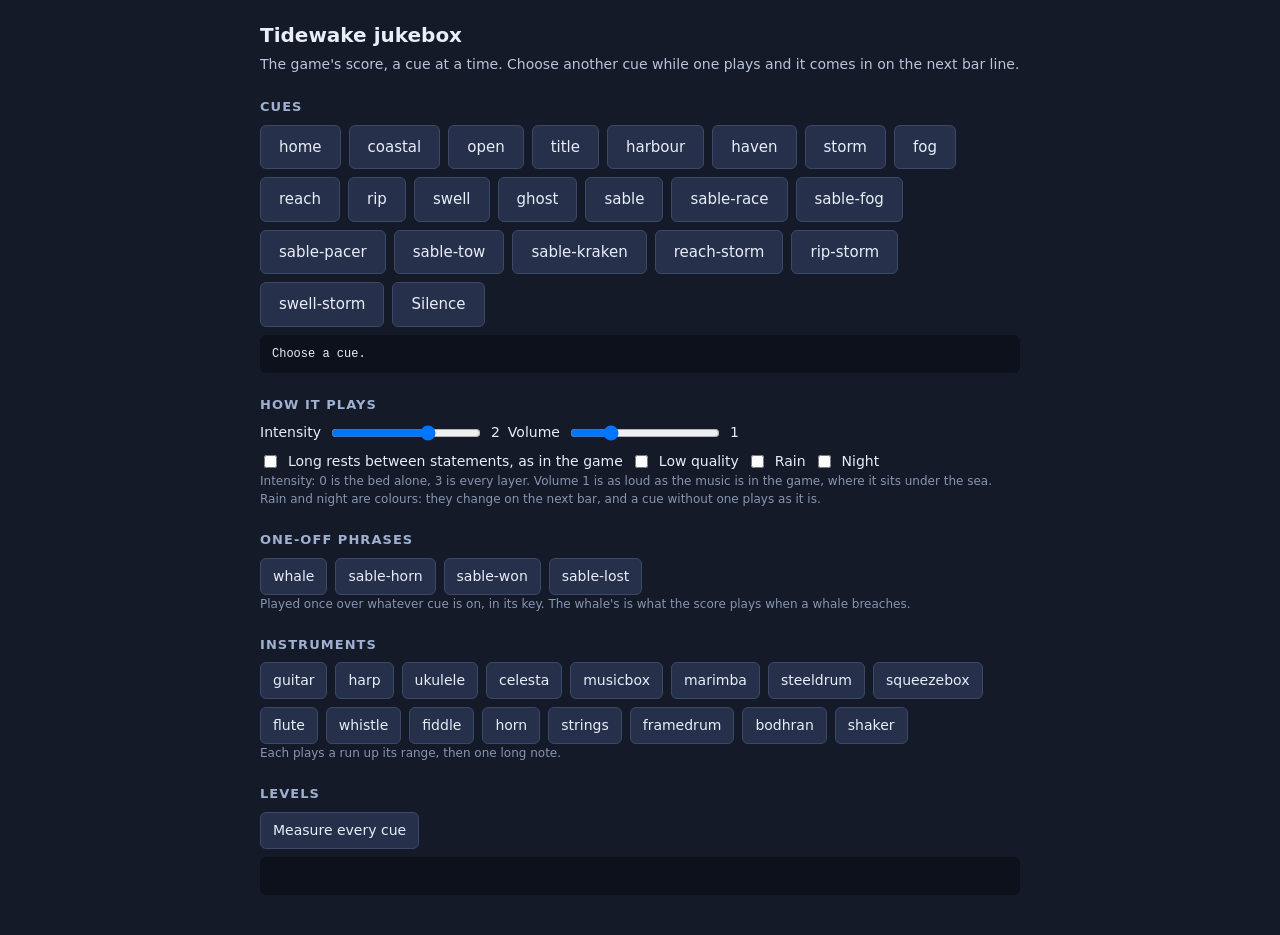
<file: jukebox.html>
<!doctype html>
<html lang="en">
<head>
  <meta charset="utf-8">
  <meta name="viewport" content="width=device-width, initial-scale=1">
  <meta name="robots" content="noindex">
  <title>Tidewake jukebox</title>
  <!-- The jukebox: a page for listening to the game's score, not part of the
       game. It is to the music what gallery.html is to the art. See
       src/music/jukebox.js. It loads no libraries, only the game's own sound. -->
  <style>
    html, body { margin: 0; min-height: 100%; background: #141a28; font: 14px/1.5 system-ui, sans-serif; color: #e8edf7; }
    main { max-width: 760px; margin: 0 auto; padding: 20px 16px 40px; }
    h1 { font-size: 20px; margin: 0 0 4px; }
    h2 { font-size: 13px; text-transform: uppercase; letter-spacing: 0.08em; color: #9fb0d0; margin: 22px 0 8px; }
    p { margin: 0 0 10px; color: #b9c4dc; }
    .row { display: flex; flex-wrap: wrap; gap: 8px; align-items: center; }
    button { font: inherit; color: inherit; background: #26304a; border: 1px solid #3b4868; border-radius: 6px; padding: 7px 12px; cursor: pointer; }
    button:hover { background: #303c5c; }
    button.on { background: #2f6f8f; border-color: #58a9cf; }
    button.big { padding: 10px 18px; font-size: 15px; }
    label { display: flex; align-items: center; gap: 8px; }
    input[type=range] { width: 150px; }
    pre { background: #0c111c; border-radius: 6px; padding: 10px 12px; font: 12px/1.5 ui-monospace, Menlo, monospace; white-space: pre-wrap; margin: 8px 0 0; min-height: 1.5em; }
    .small { font-size: 12px; color: #8795b3; }
  </style>
</head>
<body>
  <main></main>
  <script type="module" src="src/music/jukebox.js"></script>
</body>
</html>
</file>
